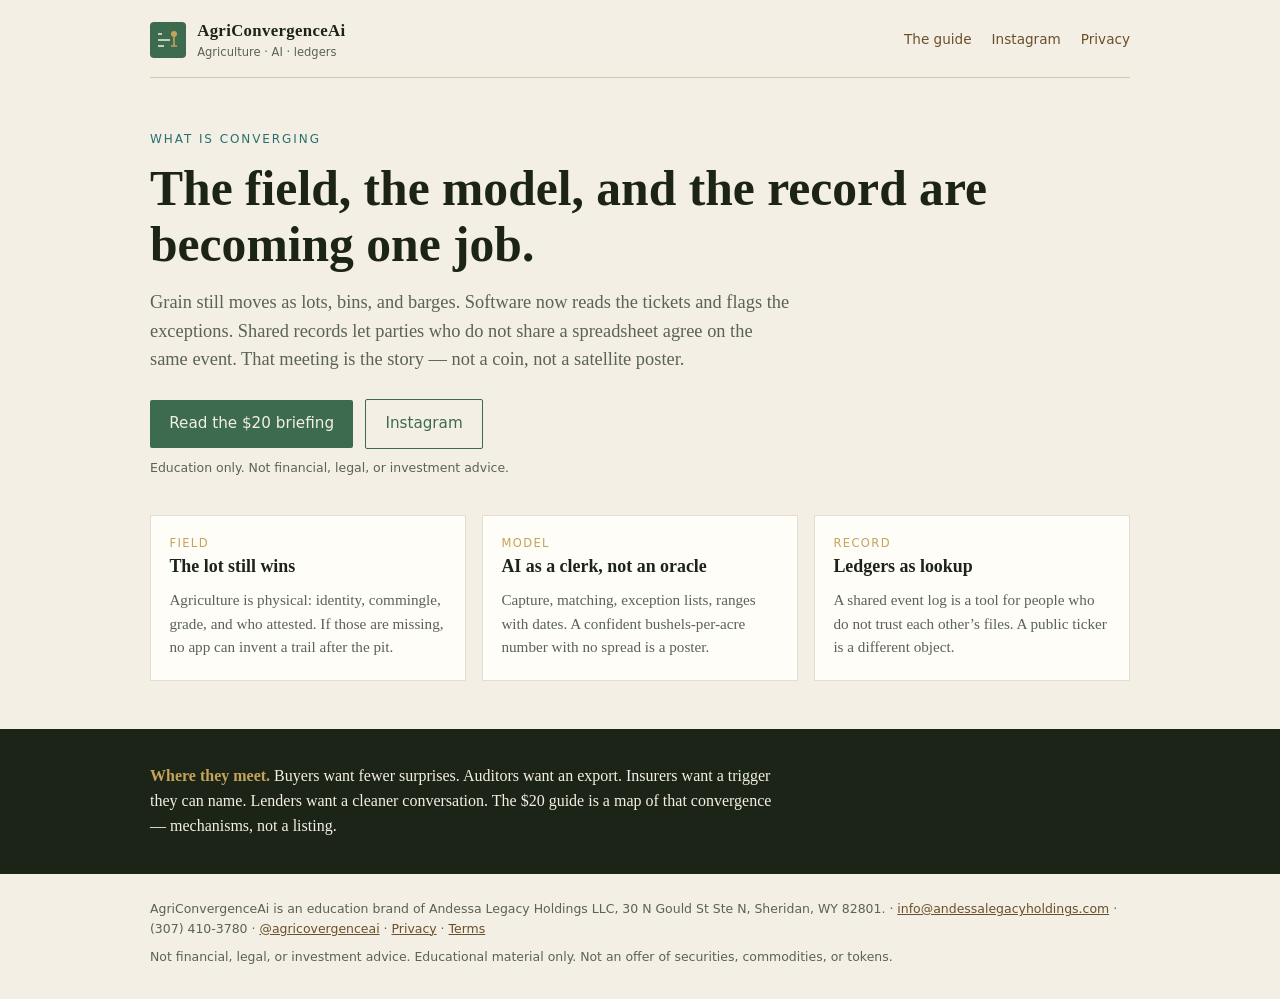
<file: index.html>
<!DOCTYPE html>
<html lang="en">
<head>
  <meta charset="utf-8">
  <meta name="viewport" content="width=device-width, initial-scale=1">
  <title>AgriConvergenceAi — where agriculture, AI, and ledgers meet</title>
  <meta name="description" content="Three systems are meeting in agriculture: the physical lot, the model that reads it, and the shared record. Education only — not a pitch.">
  <link rel="stylesheet" href="styles.css">
</head>
<body>
  <div class="wrap">
    <header>
      <a class="brand" href="index.html">
        <svg width="36" height="36" viewBox="0 0 36 36" aria-hidden="true">
          <rect width="36" height="36" rx="4" fill="#3D6B4F"/>
          <path d="M8 24h6M8 18h12M8 12h4" stroke="#F4EFE4" stroke-width="1.6" fill="none"/>
          <circle cx="24" cy="12" r="3" fill="#C4A35A"/>
          <path d="M24 15v9M21 24h6" stroke="#C4A35A" stroke-width="1.6" fill="none"/>
        </svg>
        <div>
          <strong>AgriConvergenceAi</strong>
          <span>Agriculture · AI · ledgers</span>
        </div>
      </a>
      <nav>
        <a href="guide.html">The guide</a>
        <a href="https://www.instagram.com/agricovergenceai/">Instagram</a>
        <a href="privacy.html">Privacy</a>
      </nav>
    </header>

    <section class="hero">
      <p class="kicker">What is converging</p>
      <h1>The field, the model, and the record are becoming one job.</h1>
      <p class="lede">
        Grain still moves as lots, bins, and barges. Software now reads the tickets
        and flags the exceptions. Shared records let parties who do not share a
        spreadsheet agree on the same event. That meeting is the story — not a coin,
        not a satellite poster.
      </p>
      <a class="cta" href="guide.html">Read the $20 briefing</a>
      <a class="cta ghost" href="https://www.instagram.com/agricovergenceai/">Instagram</a>
      <span class="cta-note">Education only. Not financial, legal, or investment advice.</span>
    </section>

    <section class="grid trio" aria-label="The three systems">
      <article class="card">
        <div class="num">Field</div>
        <h2>The lot still wins</h2>
        <p>Agriculture is physical: identity, commingle, grade, and who attested. If those are missing, no app can invent a trail after the pit.</p>
      </article>
      <article class="card">
        <div class="num">Model</div>
        <h2>AI as a clerk, not an oracle</h2>
        <p>Capture, matching, exception lists, ranges with dates. A confident bushels-per-acre number with no spread is a poster.</p>
      </article>
      <article class="card">
        <div class="num">Record</div>
        <h2>Ledgers as lookup</h2>
        <p>A shared event log is a tool for people who do not trust each other’s files. A public ticker is a different object.</p>
      </article>
    </section>
  </div>

  <section class="band">
    <div class="wrap">
      <p><strong>Where they meet.</strong> Buyers want fewer surprises. Auditors want an export. Insurers want a trigger they can name. Lenders want a cleaner conversation. The $20 guide is a map of that convergence — mechanisms, not a listing.</p>
    </div>
  </section>

  <footer>
    <div class="wrap">
      AgriConvergenceAi is an education brand of Andessa Legacy Holdings LLC,
      30 N Gould St Ste N, Sheridan, WY 82801.
      · <a href="mailto:info@andessalegacyholdings.com">info@andessalegacyholdings.com</a>
      · (307) 410-3780
      · <a href="https://www.instagram.com/agricovergenceai/">@agricovergenceai</a>
      · <a href="privacy.html">Privacy</a>
      · <a href="terms.html">Terms</a>
      <div class="legal">
        Not financial, legal, or investment advice. Educational material only.
        Not an offer of securities, commodities, or tokens.
      </div>
    </div>
  </footer>
</body>
</html>
</file>
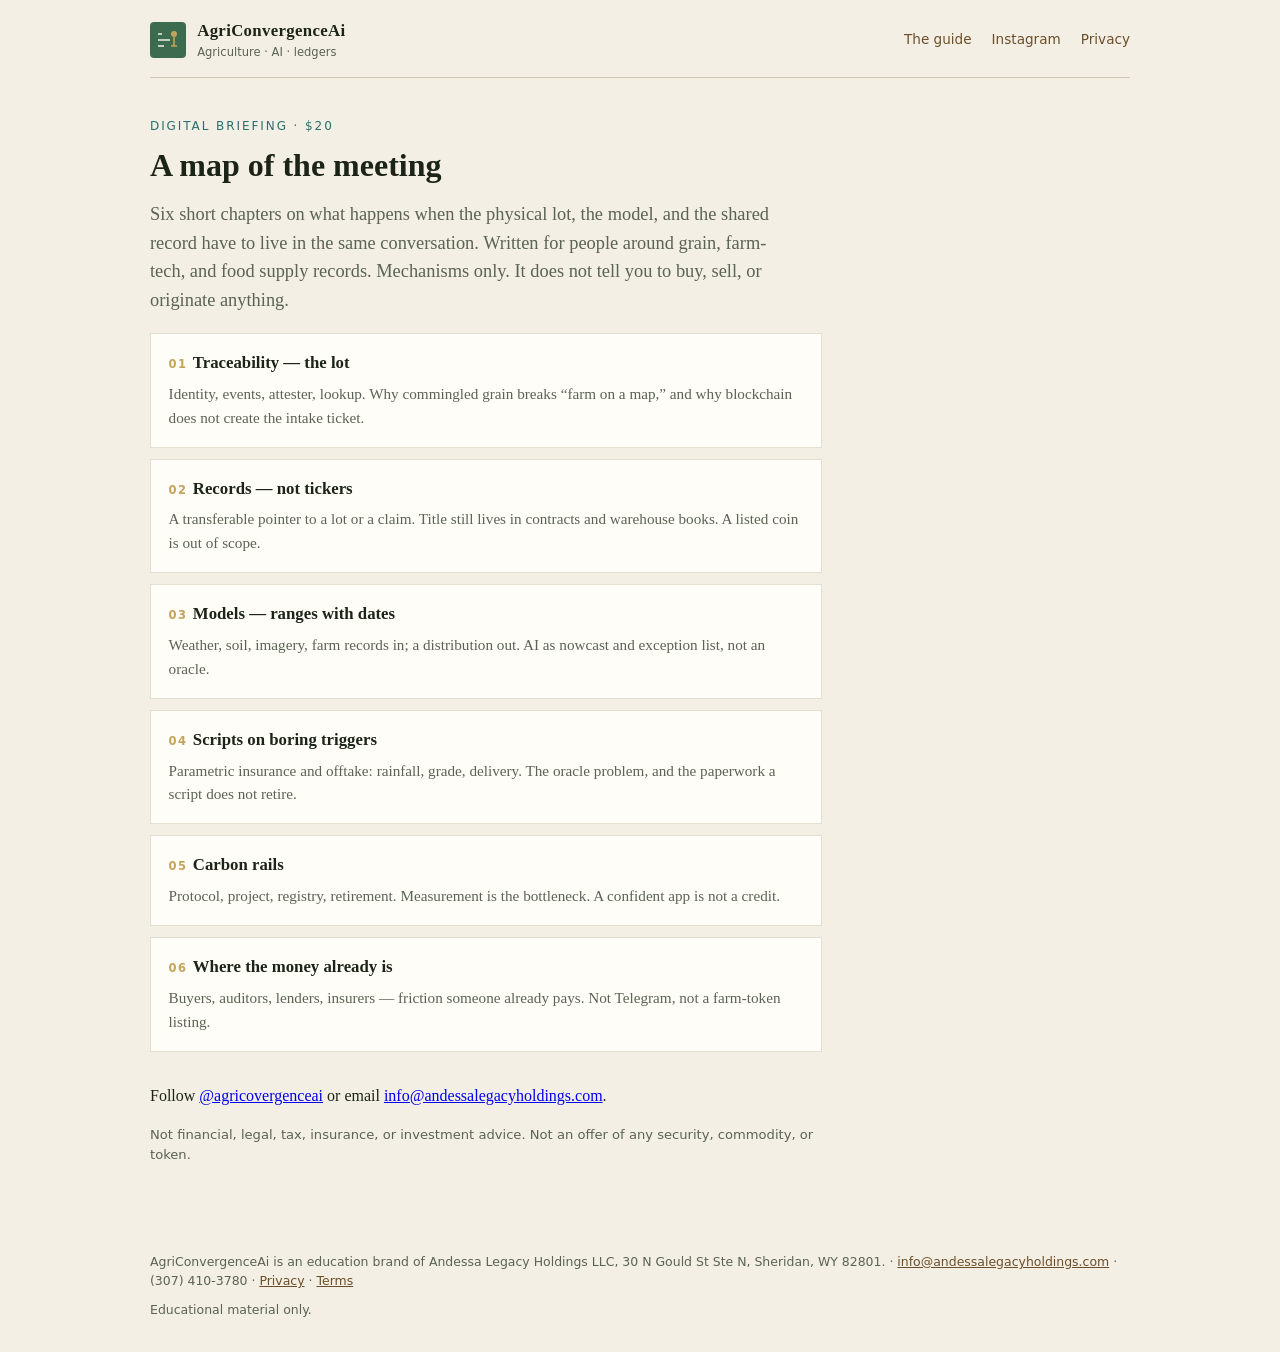
<file: guide.html>
<!DOCTYPE html>
<html lang="en">
<head>
  <meta charset="utf-8">
  <meta name="viewport" content="width=device-width, initial-scale=1">
  <title>The guide — AgriConvergenceAi</title>
  <meta name="description" content="A $20 briefing on the meeting of agricultural lots, AI models, and shared records. Education only.">
  <link rel="stylesheet" href="styles.css">
</head>
<body>
  <div class="wrap">
    <header>
      <a class="brand" href="index.html">
        <svg width="36" height="36" viewBox="0 0 36 36" aria-hidden="true">
          <rect width="36" height="36" rx="4" fill="#3D6B4F"/>
          <path d="M8 24h6M8 18h12M8 12h4" stroke="#F4EFE4" stroke-width="1.6" fill="none"/>
          <circle cx="24" cy="12" r="3" fill="#C4A35A"/>
          <path d="M24 15v9M21 24h6" stroke="#C4A35A" stroke-width="1.6" fill="none"/>
        </svg>
        <div>
          <strong>AgriConvergenceAi</strong>
          <span>Agriculture · AI · ledgers</span>
        </div>
      </a>
      <nav>
        <a href="guide.html">The guide</a>
        <a href="https://www.instagram.com/agricovergenceai/">Instagram</a>
        <a href="privacy.html">Privacy</a>
      </nav>
    </header>

    <article class="page">
      <p class="kicker">Digital briefing · $20</p>
      <h1>A map of the meeting</h1>
      <p class="lede">
        Six short chapters on what happens when the physical lot, the model,
        and the shared record have to live in the same conversation.
        Written for people around grain, farm-tech, and food supply records.
        Mechanisms only. It does not tell you to buy, sell, or originate anything.
      </p>

      <ol class="chapters">
        <li>
          <h2>Traceability — the lot</h2>
          <p>Identity, events, attester, lookup. Why commingled grain breaks “farm on a map,” and why blockchain does not create the intake ticket.</p>
        </li>
        <li>
          <h2>Records — not tickers</h2>
          <p>A transferable pointer to a lot or a claim. Title still lives in contracts and warehouse books. A listed coin is out of scope.</p>
        </li>
        <li>
          <h2>Models — ranges with dates</h2>
          <p>Weather, soil, imagery, farm records in; a distribution out. AI as nowcast and exception list, not an oracle.</p>
        </li>
        <li>
          <h2>Scripts on boring triggers</h2>
          <p>Parametric insurance and offtake: rainfall, grade, delivery. The oracle problem, and the paperwork a script does not retire.</p>
        </li>
        <li>
          <h2>Carbon rails</h2>
          <p>Protocol, project, registry, retirement. Measurement is the bottleneck. A confident app is not a credit.</p>
        </li>
        <li>
          <h2>Where the money already is</h2>
          <p>Buyers, auditors, lenders, insurers — friction someone already pays. Not Telegram, not a farm-token listing.</p>
        </li>
      </ol>

      <p>
        Follow
        <a href="https://www.instagram.com/agricovergenceai/">@agricovergenceai</a>
        or email
        <a href="mailto:info@andessalegacyholdings.com">info@andessalegacyholdings.com</a>.
      </p>
      <p class="fine">
        Not financial, legal, tax, insurance, or investment advice.
        Not an offer of any security, commodity, or token.
      </p>
    </article>
  </div>

  <footer>
    <div class="wrap">
      AgriConvergenceAi is an education brand of Andessa Legacy Holdings LLC,
      30 N Gould St Ste N, Sheridan, WY 82801.
      · <a href="mailto:info@andessalegacyholdings.com">info@andessalegacyholdings.com</a>
      · (307) 410-3780
      · <a href="privacy.html">Privacy</a>
      · <a href="terms.html">Terms</a>
      <div class="legal">Educational material only.</div>
    </div>
  </footer>
</body>
</html>
</file>
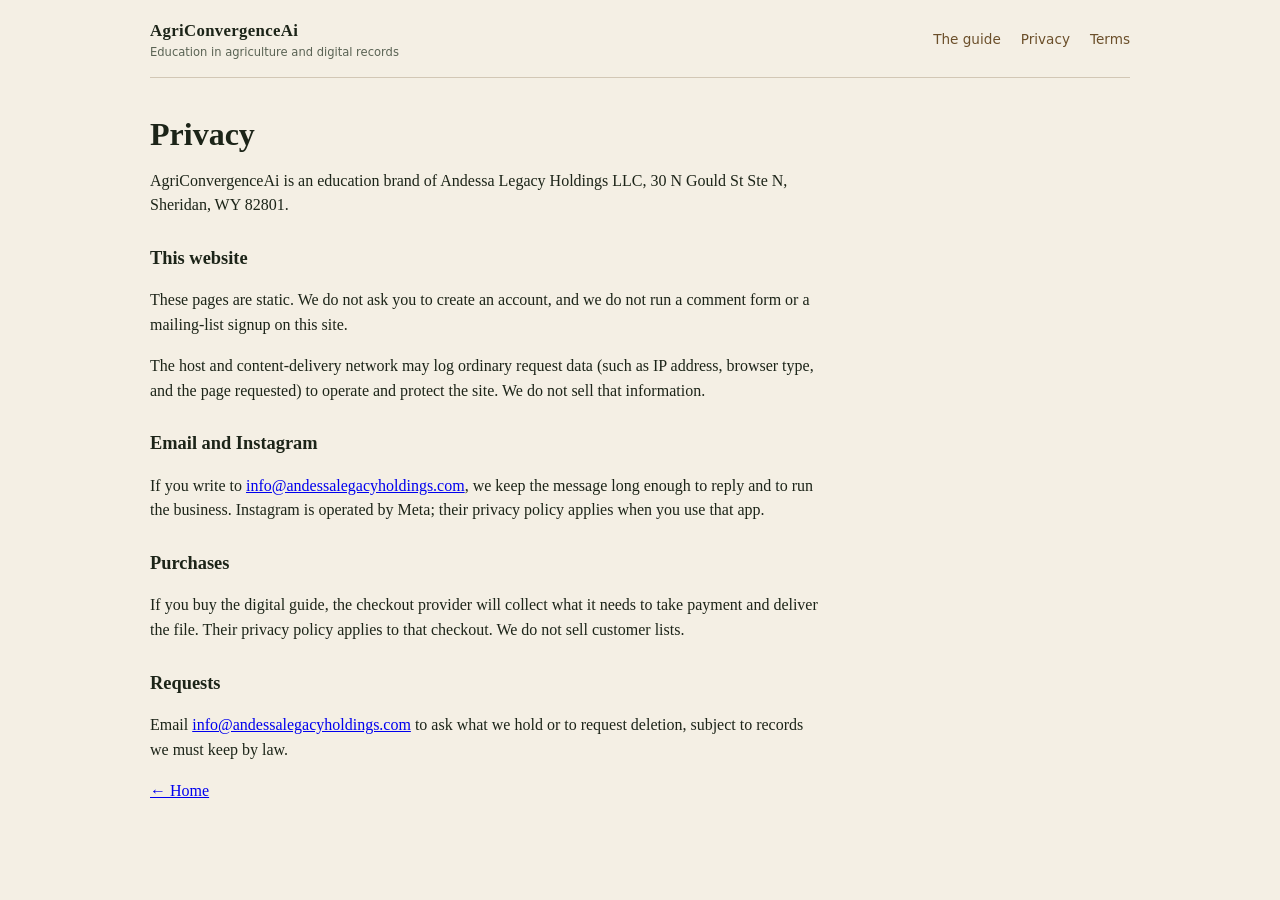
<file: privacy.html>
<!DOCTYPE html>
<html lang="en">
<head>
  <meta charset="utf-8">
  <meta name="viewport" content="width=device-width, initial-scale=1">
  <title>Privacy — AgriConvergenceAi</title>
  <link rel="stylesheet" href="styles.css">
</head>
<body>
  <div class="wrap">
    <header>
      <a class="brand" href="index.html">
        <div>
          <strong>AgriConvergenceAi</strong>
          <span>Education in agriculture and digital records</span>
        </div>
      </a>
      <nav>
        <a href="guide.html">The guide</a>
        <a href="privacy.html">Privacy</a>
        <a href="terms.html">Terms</a>
      </nav>
    </header>
    <article class="page">
      <h1>Privacy</h1>
      <p>AgriConvergenceAi is an education brand of Andessa Legacy Holdings LLC, 30 N Gould St Ste N, Sheridan, WY 82801.</p>
      <h2>This website</h2>
      <p>These pages are static. We do not ask you to create an account, and we do not run a comment form or a mailing-list signup on this site.</p>
      <p>The host and content-delivery network may log ordinary request data (such as IP address, browser type, and the page requested) to operate and protect the site. We do not sell that information.</p>
      <h2>Email and Instagram</h2>
      <p>If you write to <a href="mailto:info@andessalegacyholdings.com">info@andessalegacyholdings.com</a>, we keep the message long enough to reply and to run the business. Instagram is operated by Meta; their privacy policy applies when you use that app.</p>
      <h2>Purchases</h2>
      <p>If you buy the digital guide, the checkout provider will collect what it needs to take payment and deliver the file. Their privacy policy applies to that checkout. We do not sell customer lists.</p>
      <h2>Requests</h2>
      <p>Email <a href="mailto:info@andessalegacyholdings.com">info@andessalegacyholdings.com</a> to ask what we hold or to request deletion, subject to records we must keep by law.</p>
      <p><a href="index.html">← Home</a></p>
    </article>
  </div>
</body>
</html>
</file>
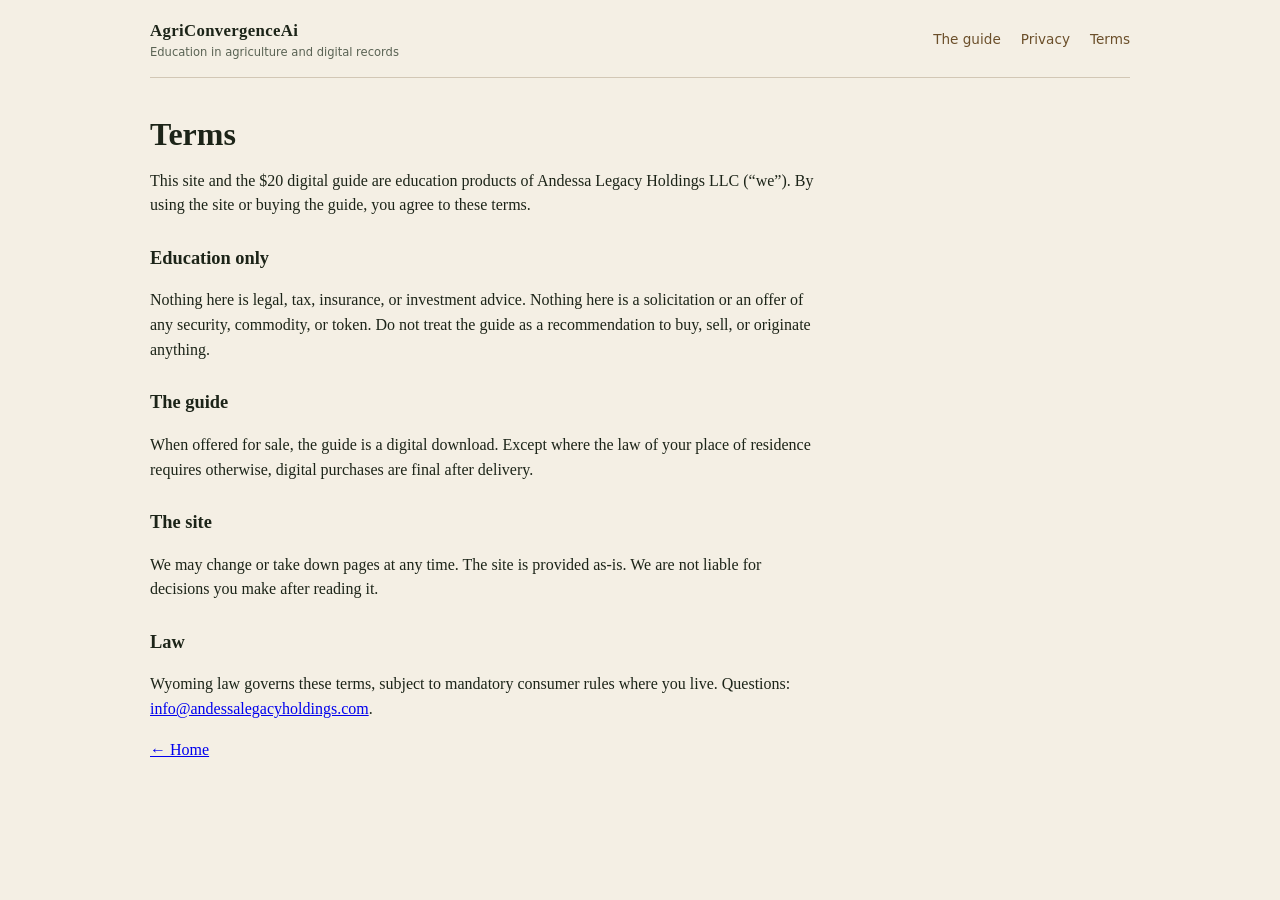
<file: terms.html>
<!DOCTYPE html>
<html lang="en">
<head>
  <meta charset="utf-8">
  <meta name="viewport" content="width=device-width, initial-scale=1">
  <title>Terms — AgriConvergenceAi</title>
  <link rel="stylesheet" href="styles.css">
</head>
<body>
  <div class="wrap">
    <header>
      <a class="brand" href="index.html">
        <div>
          <strong>AgriConvergenceAi</strong>
          <span>Education in agriculture and digital records</span>
        </div>
      </a>
      <nav>
        <a href="guide.html">The guide</a>
        <a href="privacy.html">Privacy</a>
        <a href="terms.html">Terms</a>
      </nav>
    </header>
    <article class="page">
      <h1>Terms</h1>
      <p>This site and the $20 digital guide are education products of Andessa Legacy Holdings LLC (“we”). By using the site or buying the guide, you agree to these terms.</p>
      <h2>Education only</h2>
      <p>Nothing here is legal, tax, insurance, or investment advice. Nothing here is a solicitation or an offer of any security, commodity, or token. Do not treat the guide as a recommendation to buy, sell, or originate anything.</p>
      <h2>The guide</h2>
      <p>When offered for sale, the guide is a digital download. Except where the law of your place of residence requires otherwise, digital purchases are final after delivery.</p>
      <h2>The site</h2>
      <p>We may change or take down pages at any time. The site is provided as-is. We are not liable for decisions you make after reading it.</p>
      <h2>Law</h2>
      <p>Wyoming law governs these terms, subject to mandatory consumer rules where you live. Questions: <a href="mailto:info@andessalegacyholdings.com">info@andessalegacyholdings.com</a>.</p>
      <p><a href="index.html">← Home</a></p>
    </article>
  </div>
</body>
</html>
</file>
<file: styles.css>
:root {
  --ink: #1c2418;
  --paper: #f4efe4;
  --soil: #6b4f2a;
  --leaf: #3d6b4f;
  --wheat: #c4a35a;
  --circuit: #2a6f6f;
  --muted: #5a6354;
  --max: 980px;
}

* { box-sizing: border-box; }
html, body { margin: 0; padding: 0; }
body {
  font-family: Georgia, "Times New Roman", serif;
  color: var(--ink);
  background: var(--paper);
  line-height: 1.55;
}

.wrap { width: min(var(--max), calc(100% - 2.5rem)); margin: 0 auto; }

header {
  display: flex;
  align-items: center;
  justify-content: space-between;
  padding: 1.1rem 0 1rem;
  border-bottom: 1px solid color-mix(in srgb, var(--soil) 25%, transparent);
}
.brand { display: flex; gap: 0.7rem; align-items: center; text-decoration: none; color: inherit; }
.brand strong { display: block; font-size: 1.05rem; letter-spacing: 0.02em; }
.brand span { display: block; font-size: 0.72rem; color: var(--muted); font-family: system-ui, sans-serif; }
nav a {
  font-family: system-ui, sans-serif;
  font-size: 0.85rem;
  color: var(--soil);
  margin-left: 1rem;
  text-decoration: none;
}
nav a:hover { color: var(--leaf); }

.hero { padding: 3.2rem 0 2.4rem; }
.kicker {
  font-family: system-ui, sans-serif;
  font-size: 0.75rem;
  letter-spacing: 0.16em;
  text-transform: uppercase;
  color: var(--circuit);
  margin: 0 0 0.8rem;
}
h1 {
  font-size: clamp(2rem, 4.5vw, 3.1rem);
  line-height: 1.12;
  margin: 0 0 1rem;
  font-weight: 600;
}
.lede { font-size: 1.15rem; max-width: 40rem; color: var(--muted); margin: 0 0 1.6rem; }

.cta {
  display: inline-block;
  background: var(--leaf);
  color: var(--paper);
  text-decoration: none;
  font-family: system-ui, sans-serif;
  font-size: 0.95rem;
  padding: 0.75rem 1.2rem;
  border-radius: 2px;
}
.cta:hover { background: var(--circuit); }
.cta.ghost {
  background: transparent;
  color: var(--leaf);
  border: 1px solid var(--leaf);
  margin-left: 0.5rem;
}
.cta-note {
  display: block;
  margin-top: 0.55rem;
  font-family: system-ui, sans-serif;
  font-size: 0.78rem;
  color: var(--muted);
}

.grid {
  display: grid;
  grid-template-columns: repeat(3, 1fr);
  gap: 1rem;
  padding: 0 0 3rem;
}
.card {
  background: #fffdf8;
  border: 1px solid color-mix(in srgb, var(--soil) 18%, transparent);
  padding: 1.15rem 1.15rem 1.3rem;
}
.card h2 {
  font-size: 1.05rem;
  margin: 0 0 0.5rem;
}
.card p { margin: 0; font-size: 0.95rem; color: var(--muted); }
.num {
  font-family: system-ui, sans-serif;
  font-size: 0.72rem;
  color: var(--wheat);
  letter-spacing: 0.12em;
  text-transform: uppercase;
}
.trio .card h2 { font-size: 1.12rem; }

.band {
  background: var(--ink);
  color: var(--paper);
  padding: 2.2rem 0;
}
.band p { margin: 0; max-width: 40rem; }
.band strong { color: var(--wheat); }

footer {
  padding: 1.6rem 0 2rem;
  font-family: system-ui, sans-serif;
  font-size: 0.78rem;
  color: var(--muted);
}
footer a { color: var(--soil); }
.legal { margin-top: 0.6rem; }

.page { padding: 2.4rem 0 3rem; max-width: 42rem; }
.page h1 { font-size: 2rem; }
.page h2 { font-size: 1.15rem; margin: 1.6rem 0 0.4rem; }
.page .lede { margin-bottom: 1.2rem; }
.fine {
  font-family: system-ui, sans-serif;
  font-size: 0.82rem;
  color: var(--muted);
}

.chapters {
  list-style: none;
  padding: 0;
  margin: 0 0 2rem;
  counter-reset: ch;
}
.chapters li {
  counter-increment: ch;
  background: #fffdf8;
  border: 1px solid color-mix(in srgb, var(--soil) 18%, transparent);
  padding: 1rem 1.1rem 1.1rem;
  margin: 0 0 0.7rem;
}
.chapters h2 {
  font-size: 1.05rem;
  margin: 0 0 0.35rem;
}
.chapters h2::before {
  content: counter(ch, decimal-leading-zero) "  ";
  font-family: system-ui, sans-serif;
  font-size: 0.72rem;
  letter-spacing: 0.12em;
  color: var(--wheat);
}
.chapters p { margin: 0; color: var(--muted); font-size: 0.95rem; }

@media (max-width: 720px) {
  .grid { grid-template-columns: 1fr; }
  nav a { margin-left: 0.6rem; font-size: 0.75rem; }
  .cta.ghost { margin-left: 0; margin-top: 0.5rem; display: inline-block; }
}
</file>
